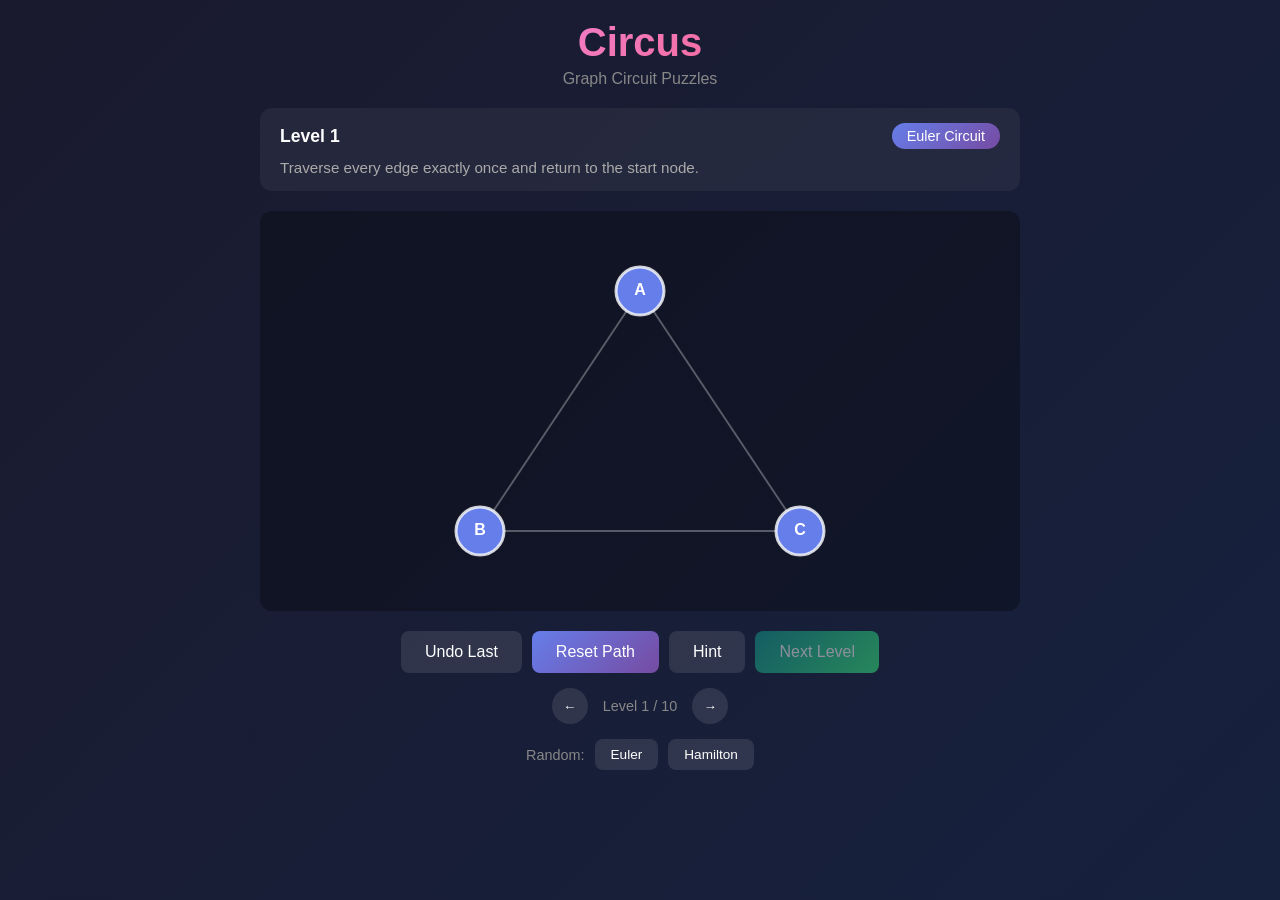
<file: index.html>
<!DOCTYPE html>
<html lang="en">
<head>
    <meta charset="UTF-8">
    <meta name="viewport" content="width=device-width, initial-scale=1.0">
    <title>Circus - Graph Circuit Puzzles</title>
    <link rel="stylesheet" href="style.css">
</head>
<body>
    <div class="container">
        <header>
            <h1>Circus</h1>
            <p class="subtitle">Graph Circuit Puzzles</p>
        </header>

        <div class="game-info">
            <div class="level-info">
                <span class="level-label">Level <span id="level-num">1</span></span>
                <span class="circuit-type" id="circuit-type">Euler Circuit</span>
            </div>
            <p class="instructions" id="instructions">Traverse every edge exactly once and return to the start node.</p>
        </div>

        <div class="canvas-container">
            <canvas id="game-canvas"></canvas>
        </div>

        <div class="controls">
            <button id="undo-btn" class="btn btn-secondary">Undo Last</button>
            <button id="reset-btn" class="btn">Reset Path</button>
            <button id="hint-btn" class="btn btn-secondary">Hint</button>
            <button id="next-btn" class="btn btn-success" disabled>Next Level</button>
        </div>

        <div class="level-select">
            <button id="prev-level" class="btn-small">&larr;</button>
            <span>Level <span id="level-display">1</span> / <span id="total-levels">1</span></span>
            <button id="next-level" class="btn-small">&rarr;</button>
        </div>

        <div class="random-controls">
            <span class="random-label">Random:</span>
            <button id="random-euler-btn" class="btn btn-random">Euler</button>
            <button id="random-hamilton-btn" class="btn btn-random">Hamilton</button>
        </div>

        <div id="message" class="message"></div>
    </div>

    <script type="module" src="js/main.js"></script>
</body>
</html>
</file>
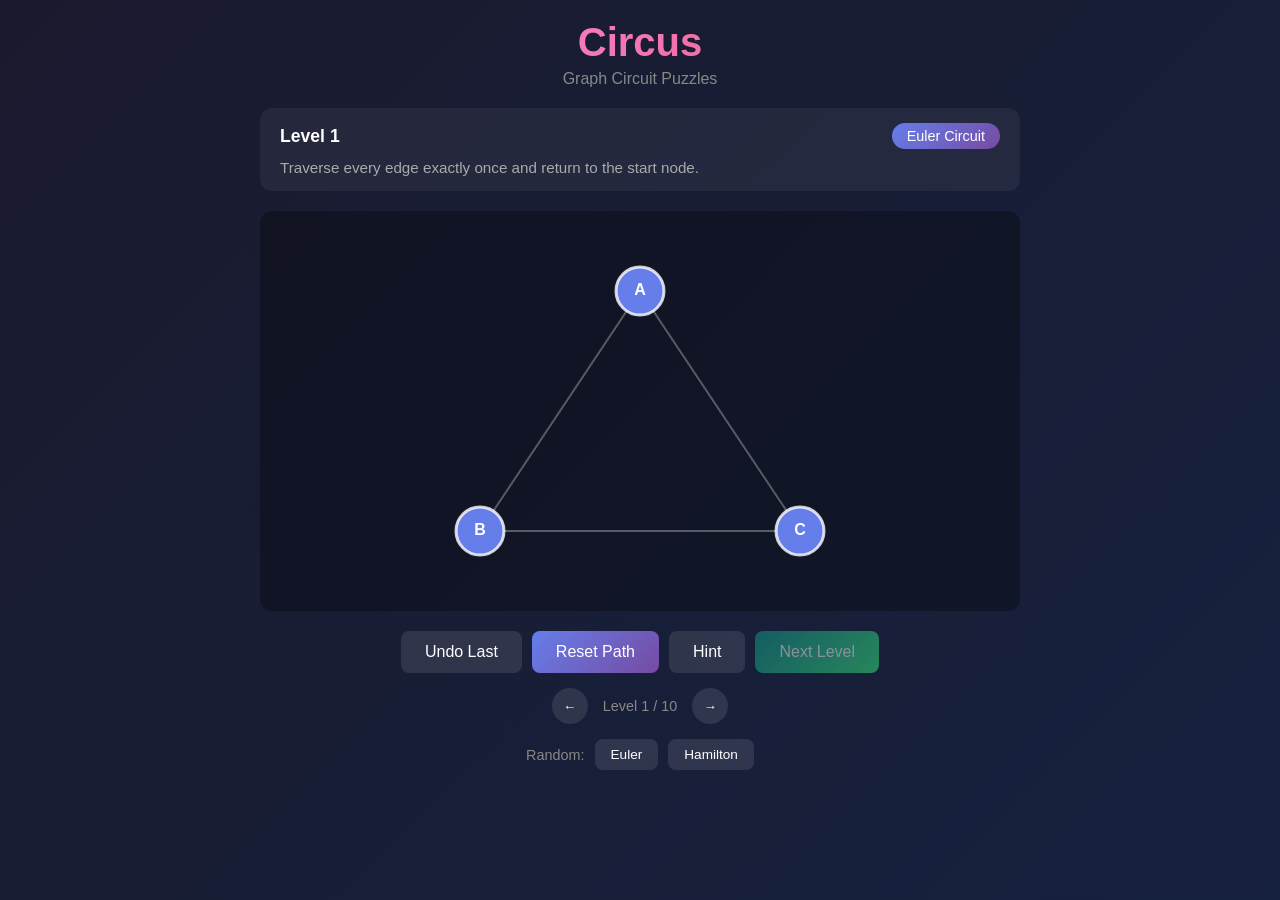
<file: circus-standalone.html>
<!DOCTYPE html>
<html lang="en">
<head>
    <meta charset="UTF-8">
    <meta name="viewport" content="width=device-width, initial-scale=1.0">
    <title>Circus - Graph Circuit Puzzles</title>
    <style>
* {
    margin: 0;
    padding: 0;
    box-sizing: border-box;
}

body {
    font-family: -apple-system, BlinkMacSystemFont, 'Segoe UI', Roboto, Oxygen, Ubuntu, sans-serif;
    background: linear-gradient(135deg, #1a1a2e 0%, #16213e 100%);
    min-height: 100vh;
    color: #fff;
}

.container {
    max-width: 800px;
    margin: 0 auto;
    padding: 20px;
}

header {
    text-align: center;
    margin-bottom: 20px;
}

header h1 {
    font-size: 2.5rem;
    font-weight: 700;
    background: linear-gradient(135deg, #f093fb 0%, #f5576c 100%);
    -webkit-background-clip: text;
    -webkit-text-fill-color: transparent;
    background-clip: text;
}

.subtitle {
    color: #888;
    font-size: 1rem;
    margin-top: 5px;
}

.game-info {
    background: rgba(255, 255, 255, 0.05);
    border-radius: 12px;
    padding: 15px 20px;
    margin-bottom: 20px;
}

.level-info {
    display: flex;
    justify-content: space-between;
    align-items: center;
    margin-bottom: 10px;
}

.level-label {
    font-size: 1.1rem;
    font-weight: 600;
}

.circuit-type {
    background: linear-gradient(135deg, #667eea 0%, #764ba2 100%);
    padding: 5px 15px;
    border-radius: 20px;
    font-size: 0.9rem;
    font-weight: 500;
}

.circuit-type.hamilton {
    background: linear-gradient(135deg, #f093fb 0%, #f5576c 100%);
}

.instructions {
    color: #aaa;
    font-size: 0.95rem;
}

.canvas-container {
    background: rgba(0, 0, 0, 0.3);
    border-radius: 12px;
    overflow: hidden;
    margin-bottom: 20px;
}

#game-canvas {
    display: block;
    width: 100%;
    height: 400px;
    cursor: pointer;
}

.controls {
    display: flex;
    gap: 10px;
    justify-content: center;
    margin-bottom: 15px;
}

.btn {
    background: linear-gradient(135deg, #667eea 0%, #764ba2 100%);
    border: none;
    color: #fff;
    padding: 12px 24px;
    border-radius: 8px;
    font-size: 1rem;
    font-weight: 500;
    cursor: pointer;
    transition: transform 0.2s, opacity 0.2s;
}

.btn:hover {
    transform: translateY(-2px);
}

.btn:active {
    transform: translateY(0);
}

.btn:disabled {
    opacity: 0.5;
    cursor: not-allowed;
    transform: none;
}

.btn-secondary {
    background: rgba(255, 255, 255, 0.1);
}

.btn-success {
    background: linear-gradient(135deg, #11998e 0%, #38ef7d 100%);
}

.level-select {
    display: flex;
    justify-content: center;
    align-items: center;
    gap: 15px;
    color: #888;
    font-size: 0.9rem;
}

.btn-small {
    background: rgba(255, 255, 255, 0.1);
    border: none;
    color: #fff;
    width: 36px;
    height: 36px;
    border-radius: 50%;
    cursor: pointer;
    transition: background 0.2s;
}

.btn-small:hover {
    background: rgba(255, 255, 255, 0.2);
}

.random-controls {
    display: flex;
    justify-content: center;
    align-items: center;
    gap: 10px;
    margin-top: 15px;
}

.random-label {
    color: #888;
    font-size: 0.9rem;
}

.btn-random {
    background: rgba(255, 255, 255, 0.1);
    padding: 8px 16px;
    font-size: 0.85rem;
}

.btn-random:hover {
    background: rgba(255, 255, 255, 0.2);
}

.message {
    text-align: center;
    padding: 15px;
    border-radius: 8px;
    margin-top: 15px;
    font-weight: 500;
    opacity: 0;
    transition: opacity 0.3s;
}

.message.show {
    opacity: 1;
}

.message.success {
    background: rgba(56, 239, 125, 0.2);
    color: #38ef7d;
}

.message.error {
    background: rgba(245, 87, 108, 0.2);
    color: #f5576c;
}

.message.hint {
    background: rgba(102, 126, 234, 0.2);
    color: #667eea;
}

/* Responsive */
@media (max-width: 600px) {
    .container {
        padding: 15px;
    }

    header h1 {
        font-size: 2rem;
    }

    #game-canvas {
        height: 300px;
    }

    .controls {
        flex-wrap: wrap;
    }

    .btn {
        padding: 10px 20px;
        font-size: 0.9rem;
    }
}

    </style>
</head>
<body>
    <div class="container">
        <header>
            <h1>Circus</h1>
            <p class="subtitle">Graph Circuit Puzzles</p>
        </header>

        <div class="game-info">
            <div class="level-info">
                <span class="level-label">Level <span id="level-num">1</span></span>
                <span class="circuit-type" id="circuit-type">Euler Circuit</span>
            </div>
            <p class="instructions" id="instructions">Traverse every edge exactly once and return to the start node.</p>
        </div>

        <div class="canvas-container">
            <canvas id="game-canvas"></canvas>
        </div>

        <div class="controls">
            <button id="undo-btn" class="btn btn-secondary">Undo Last</button>
            <button id="reset-btn" class="btn">Reset Path</button>
            <button id="hint-btn" class="btn btn-secondary">Hint</button>
            <button id="next-btn" class="btn btn-success" disabled>Next Level</button>
        </div>

        <div class="level-select">
            <button id="prev-level" class="btn-small">&larr;</button>
            <span>Level <span id="level-display">1</span> / <span id="total-levels">1</span></span>
            <button id="next-level" class="btn-small">&rarr;</button>
        </div>

        <div class="random-controls">
            <span class="random-label">Random:</span>
            <button id="random-euler-btn" class="btn btn-random">Euler</button>
            <button id="random-hamilton-btn" class="btn btn-random">Hamilton</button>
        </div>

        <div id="message" class="message"></div>
    </div>

    <script>

// ============ GRAPH ============
/**
 * Graph data structure for circuit puzzles
 */
class Graph {
    constructor() {
        this.nodes = new Map(); // id -> {x, y, label}
        this.edges = [];        // [{from, to}]
        this.adjacency = new Map(); // id -> Set of neighbor ids
    }

    addNode(id, x, y, label = null) {
        this.nodes.set(id, { x, y, label: label || id.toString() });
        if (!this.adjacency.has(id)) {
            this.adjacency.set(id, new Set());
        }
        return this;
    }

    addEdge(from, to) {
        // Undirected graph - add both directions
        this.edges.push({ from, to });
        this.adjacency.get(from).add(to);
        this.adjacency.get(to).add(from);
        return this;
    }

    getNeighbors(nodeId) {
        return this.adjacency.get(nodeId) || new Set();
    }

    getDegree(nodeId) {
        return this.getNeighbors(nodeId).size;
    }

    getNodeCount() {
        return this.nodes.size;
    }

    getEdgeCount() {
        return this.edges.length;
    }

    /**
     * Check if an Euler circuit exists.
     * An Euler circuit exists iff the graph is connected and every vertex has even degree.
     */
    hasEulerCircuit() {
        if (!this.isConnected()) return false;

        for (const [nodeId] of this.nodes) {
            if (this.getDegree(nodeId) % 2 !== 0) {
                return false;
            }
        }
        return true;
    }

    /**
     * Check if a Hamilton circuit exists using backtracking.
     * NP-complete problem - only feasible for small graphs (≤12 nodes).
     * @param {number} maxNodes - Maximum nodes to attempt (default 12)
     * @returns {boolean} true if a Hamilton circuit exists
     */
    hasHamiltonCircuit(maxNodes = 12) {
        if (this.nodes.size === 0) return false;
        if (this.nodes.size === 1) return true; // Single node trivially has a circuit
        if (this.nodes.size > maxNodes) {
            console.warn(`Graph has ${this.nodes.size} nodes, exceeding limit of ${maxNodes}. Skipping Hamilton check.`);
            return false;
        }

        const nodeIds = Array.from(this.nodes.keys());
        const startNode = nodeIds[0];
        const visited = new Set([startNode]);

        const backtrack = (current, visited) => {
            // If we've visited all nodes, check if we can return to start
            if (visited.size === this.nodes.size) {
                return this.hasEdge(current, startNode);
            }

            // Try each unvisited neighbor
            for (const neighbor of this.getNeighbors(current)) {
                if (!visited.has(neighbor)) {
                    visited.add(neighbor);
                    if (backtrack(neighbor, visited)) {
                        return true;
                    }
                    visited.delete(neighbor);
                }
            }

            return false;
        };

        return backtrack(startNode, visited);
    }

    /**
     * Check if graph is connected using BFS
     */
    isConnected() {
        if (this.nodes.size === 0) return true;

        const visited = new Set();
        const queue = [this.nodes.keys().next().value];

        while (queue.length > 0) {
            const current = queue.shift();
            if (visited.has(current)) continue;
            visited.add(current);

            for (const neighbor of this.getNeighbors(current)) {
                if (!visited.has(neighbor)) {
                    queue.push(neighbor);
                }
            }
        }

        return visited.size === this.nodes.size;
    }

    /**
     * Validate if a path is a valid Euler circuit
     */
    isValidEulerCircuit(path) {
        if (path.length !== this.edges.length + 1) return false;
        if (path[0] !== path[path.length - 1]) return false;

        // Track edge usage
        const edgeUsage = new Map();
        for (const edge of this.edges) {
            const key = this.edgeKey(edge.from, edge.to);
            edgeUsage.set(key, (edgeUsage.get(key) || 0) + 1);
        }

        // Check each step uses a valid edge exactly once
        for (let i = 0; i < path.length - 1; i++) {
            const key = this.edgeKey(path[i], path[i + 1]);
            const count = edgeUsage.get(key) || 0;
            if (count <= 0) return false;
            edgeUsage.set(key, count - 1);
        }

        // All edges should be used
        for (const count of edgeUsage.values()) {
            if (count !== 0) return false;
        }

        return true;
    }

    /**
     * Validate if a path is a valid Hamilton circuit
     */
    isValidHamiltonCircuit(path) {
        if (path.length !== this.nodes.size + 1) return false;
        if (path[0] !== path[path.length - 1]) return false;

        // Check all nodes visited exactly once (except start/end)
        const visited = new Set();
        for (let i = 0; i < path.length - 1; i++) {
            if (visited.has(path[i])) return false;
            visited.add(path[i]);
        }

        if (visited.size !== this.nodes.size) return false;

        // Check all edges in path are valid
        for (let i = 0; i < path.length - 1; i++) {
            if (!this.getNeighbors(path[i]).has(path[i + 1])) {
                return false;
            }
        }

        return true;
    }

    /**
     * Create a unique key for an edge (order-independent)
     */
    edgeKey(a, b) {
        return a < b ? `${a}-${b}` : `${b}-${a}`;
    }

    /**
     * Check if two nodes are connected by an edge
     */
    hasEdge(from, to) {
        return this.getNeighbors(from).has(to);
    }

    /**
     * Get all edges from a node
     */
    getEdgesFrom(nodeId) {
        return this.edges.filter(e => e.from === nodeId || e.to === nodeId);
    }
}

/**
 * Create a graph from a level definition
 */
function createGraphFromLevel(level) {
    const graph = new Graph();

    for (const node of level.nodes) {
        graph.addNode(node.id, node.x, node.y, node.label);
    }

    for (const edge of level.edges) {
        graph.addEdge(edge[0], edge[1]);
    }

    return graph;
}

// ============ LEVELS ============
/**
 * Level definitions for circuit puzzles
 *
 * Each level has:
 * - id: unique identifier
 * - name: display name
 * - type: 'euler' or 'hamilton'
 * - nodes: array of {id, x, y, label?}
 * - edges: array of [fromId, toId]
 */

const levels = [
    // === EULER CIRCUITS ===
    {
        id: 1,
        name: "Triangle",
        type: "euler",
        description: "A simple triangle - the easiest Euler circuit.",
        nodes: [
            { id: 0, x: 2, y: 0, label: "A" },
            { id: 1, x: 0, y: 3, label: "B" },
            { id: 2, x: 4, y: 3, label: "C" }
        ],
        edges: [
            [0, 1], [1, 2], [2, 0]
        ]
    },
    {
        id: 2,
        name: "Square",
        type: "euler",
        description: "A square has 4 vertices of degree 2.",
        nodes: [
            { id: 0, x: 0, y: 0, label: "A" },
            { id: 1, x: 3, y: 0, label: "B" },
            { id: 2, x: 3, y: 3, label: "C" },
            { id: 3, x: 0, y: 3, label: "D" }
        ],
        edges: [
            [0, 1], [1, 2], [2, 3], [3, 0]
        ]
    },
    {
        id: 3,
        name: "Bowtie",
        type: "euler",
        description: "Two triangles sharing a vertex. The center has degree 4.",
        nodes: [
            { id: 0, x: 0, y: 1, label: "A" },
            { id: 1, x: 0, y: 3, label: "B" },
            { id: 2, x: 2, y: 2, label: "C" },
            { id: 3, x: 4, y: 1, label: "D" },
            { id: 4, x: 4, y: 3, label: "E" }
        ],
        edges: [
            [0, 1], [1, 2], [2, 0],
            [2, 3], [3, 4], [4, 2]
        ]
    },
    {
        id: 4,
        name: "Crystal",
        type: "euler",
        description: "A triangular prism with face diagonals. All vertices have degree 4.",
        nodes: [
            { id: 0, x: 1, y: 0, label: "A" },
            { id: 1, x: 3, y: 0, label: "B" },
            { id: 2, x: 2, y: 1.5, label: "C" },
            { id: 3, x: 1, y: 3.5, label: "D" },
            { id: 4, x: 3, y: 3.5, label: "E" },
            { id: 5, x: 2, y: 2, label: "F" }
        ],
        edges: [
            // Top triangle
            [0, 1], [1, 2], [2, 0],
            // Bottom triangle
            [3, 4], [4, 5], [5, 3],
            // Vertical edges
            [0, 3], [1, 4], [2, 5],
            // Face diagonals (to make all degrees 4)
            [0, 4], [1, 5], [2, 3]
        ]
    },
    {
        id: 5,
        name: "Complete K5",
        type: "euler",
        description: "Complete graph on 5 vertices. Every vertex has degree 4.",
        nodes: [
            { id: 0, x: 2, y: 0, label: "A" },
            { id: 1, x: 4, y: 1.5, label: "B" },
            { id: 2, x: 3.2, y: 3.5, label: "C" },
            { id: 3, x: 0.8, y: 3.5, label: "D" },
            { id: 4, x: 0, y: 1.5, label: "E" }
        ],
        edges: [
            [0, 1], [0, 2], [0, 3], [0, 4],
            [1, 2], [1, 3], [1, 4],
            [2, 3], [2, 4],
            [3, 4]
        ]
    },

    // === HAMILTON CIRCUITS ===
    {
        id: 6,
        name: "Simple Square",
        type: "hamilton",
        description: "Visit every vertex exactly once and return home.",
        nodes: [
            { id: 0, x: 0, y: 0, label: "A" },
            { id: 1, x: 3, y: 0, label: "B" },
            { id: 2, x: 3, y: 3, label: "C" },
            { id: 3, x: 0, y: 3, label: "D" }
        ],
        edges: [
            [0, 1], [1, 2], [2, 3], [3, 0]
        ]
    },
    {
        id: 7,
        name: "Pentagon",
        type: "hamilton",
        description: "A 5-vertex cycle - find the Hamilton circuit.",
        nodes: [
            { id: 0, x: 2, y: 0, label: "A" },
            { id: 1, x: 4, y: 1.5, label: "B" },
            { id: 2, x: 3.2, y: 3.5, label: "C" },
            { id: 3, x: 0.8, y: 3.5, label: "D" },
            { id: 4, x: 0, y: 1.5, label: "E" }
        ],
        edges: [
            [0, 1], [1, 2], [2, 3], [3, 4], [4, 0]
        ]
    },
    {
        id: 8,
        name: "Petersen's Challenge",
        type: "hamilton",
        description: "A graph with extra edges. Find the right path!",
        nodes: [
            { id: 0, x: 0, y: 0, label: "A" },
            { id: 1, x: 3, y: 0, label: "B" },
            { id: 2, x: 4, y: 2, label: "C" },
            { id: 3, x: 1.5, y: 4, label: "D" },
            { id: 4, x: -1, y: 2, label: "E" }
        ],
        edges: [
            [0, 1], [1, 2], [2, 3], [3, 4], [4, 0],
            [0, 2], [1, 3]
        ]
    },
    {
        id: 9,
        name: "Hexagon Plus",
        type: "hamilton",
        description: "Six vertices with some diagonals. Multiple solutions exist!",
        nodes: [
            { id: 0, x: 1, y: 0, label: "A" },
            { id: 1, x: 3, y: 0, label: "B" },
            { id: 2, x: 4, y: 1.7, label: "C" },
            { id: 3, x: 3, y: 3.4, label: "D" },
            { id: 4, x: 1, y: 3.4, label: "E" },
            { id: 5, x: 0, y: 1.7, label: "F" }
        ],
        edges: [
            [0, 1], [1, 2], [2, 3], [3, 4], [4, 5], [5, 0],
            [0, 3], [1, 4], [2, 5]
        ]
    },
    {
        id: 10,
        name: "The Cube",
        type: "hamilton",
        description: "Vertices and edges of a cube. Find the Hamilton circuit.",
        nodes: [
            { id: 0, x: 0, y: 1, label: "A" },
            { id: 1, x: 3, y: 1, label: "B" },
            { id: 2, x: 3, y: 3.5, label: "C" },
            { id: 3, x: 0, y: 3.5, label: "D" },
            { id: 4, x: 1, y: 0, label: "E" },
            { id: 5, x: 4, y: 0, label: "F" },
            { id: 6, x: 4, y: 2.5, label: "G" },
            { id: 7, x: 1, y: 2.5, label: "H" }
        ],
        edges: [
            // Front face
            [0, 1], [1, 2], [2, 3], [3, 0],
            // Back face
            [4, 5], [5, 6], [6, 7], [7, 4],
            // Connecting edges
            [0, 4], [1, 5], [2, 6], [3, 7]
        ]
    }
];

function getLevelById(id) {
    return levels.find(l => l.id === id);
}

function getNextLevel(currentId) {
    const idx = levels.findIndex(l => l.id === currentId);
    if (idx >= 0 && idx < levels.length - 1) {
        return levels[idx + 1];
    }
    return null;
}

function getPrevLevel(currentId) {
    const idx = levels.findIndex(l => l.id === currentId);
    if (idx > 0) {
        return levels[idx - 1];
    }
    return null;
}

// ============ VALIDATOR ============
/**
 * Puzzle validator module
 * Verifies that puzzles are solvable before presenting them to players.
 */


/**
 * Validate a single level definition
 * @param {Object} level - Level definition with nodes, edges, and type
 * @returns {Object} Validation result with valid flag and details
 */
function validateLevel(level) {
    const result = {
        valid: false,
        levelId: level.id,
        levelName: level.name,
        type: level.type,
        nodeCount: level.nodes.length,
        edgeCount: level.edges.length,
        errors: [],
        warnings: []
    };

    // Basic structure validation
    if (!level.nodes || level.nodes.length === 0) {
        result.errors.push('Level has no nodes');
        return result;
    }

    if (!level.edges || level.edges.length === 0) {
        result.errors.push('Level has no edges');
        return result;
    }

    if (!level.type || !['euler', 'hamilton'].includes(level.type)) {
        result.errors.push(`Invalid level type: ${level.type}`);
        return result;
    }

    // Create graph from level
    const graph = createGraphFromLevel(level);

    // Check connectivity
    if (!graph.isConnected()) {
        result.errors.push('Graph is not connected');
        return result;
    }

    // Type-specific validation
    if (level.type === 'euler') {
        const eulerResult = validateEulerLevel(graph, result);
        return eulerResult;
    } else {
        const hamiltonResult = validateHamiltonLevel(graph, result);
        return hamiltonResult;
    }
}

/**
 * Validate an Euler circuit level
 */
function validateEulerLevel(graph, result) {
    // Check that every vertex has even degree
    const oddDegreeNodes = [];
    for (const [nodeId] of graph.nodes) {
        const degree = graph.getDegree(nodeId);
        if (degree % 2 !== 0) {
            const nodeData = graph.nodes.get(nodeId);
            oddDegreeNodes.push(`${nodeData.label} (degree ${degree})`);
        }
    }

    if (oddDegreeNodes.length > 0) {
        result.errors.push(`Euler circuit impossible: nodes with odd degree: ${oddDegreeNodes.join(', ')}`);
        return result;
    }

    // Double-check with the graph method
    if (!graph.hasEulerCircuit()) {
        result.errors.push('Euler circuit check failed');
        return result;
    }

    result.valid = true;
    return result;
}

/**
 * Validate a Hamilton circuit level
 */
function validateHamiltonLevel(graph, result) {
    // Warn for large graphs
    if (graph.nodes.size > 12) {
        result.warnings.push(`Large graph (${graph.nodes.size} nodes) - Hamilton validation may be slow`);
    }

    // Check if Hamilton circuit exists
    if (!graph.hasHamiltonCircuit()) {
        result.errors.push('No Hamilton circuit exists');
        return result;
    }

    result.valid = true;
    return result;
}

/**
 * Validate all levels in an array
 * @param {Array} levels - Array of level definitions
 * @returns {Object} Summary with results for each level
 */
function validateAllLevels(levels) {
    const results = {
        total: levels.length,
        valid: 0,
        invalid: 0,
        levels: []
    };

    for (const level of levels) {
        const levelResult = validateLevel(level);
        results.levels.push(levelResult);

        if (levelResult.valid) {
            results.valid++;
        } else {
            results.invalid++;
        }
    }

    return results;
}

/**
 * Print validation results to console
 * @param {Object} results - Results from validateAllLevels
 */
function printValidationReport(results) {
    console.log('\n=== Puzzle Validation Report ===\n');
    console.log(`Total levels: ${results.total}`);
    console.log(`Valid: ${results.valid}`);
    console.log(`Invalid: ${results.invalid}`);
    console.log('');

    for (const level of results.levels) {
        const status = level.valid ? '✓' : '✗';
        console.log(`${status} Level ${level.levelId}: ${level.levelName} (${level.type})`);
        console.log(`  Nodes: ${level.nodeCount}, Edges: ${level.edgeCount}`);

        if (level.warnings.length > 0) {
            for (const warning of level.warnings) {
                console.log(`  ⚠ ${warning}`);
            }
        }

        if (level.errors.length > 0) {
            for (const error of level.errors) {
                console.log(`  ✗ ${error}`);
            }
        }
    }

    console.log('\n================================\n');
}

/**
 * Quick check if a level is solvable (convenience function)
 * @param {Object} level - Level definition
 * @returns {boolean} true if solvable
 */
function isLevelSolvable(level) {
    return validateLevel(level).valid;
}

// ============ GENERATOR ============
/**
 * Random puzzle generator
 * Generates solvable Euler and Hamilton circuit puzzles
 */



/**
 * Layout generators for varied puzzle shapes
 */
const layouts = {
    /**
     * Circular layout - nodes evenly spaced on a circle
     */
    circular(count, width, height) {
        const nodes = [];
        const centerX = width / 2;
        const centerY = height / 2;
        const radius = Math.min(width, height) / 2 * 0.8;

        for (let i = 0; i < count; i++) {
            const angle = (2 * Math.PI * i) / count - Math.PI / 2;
            nodes.push({
                x: centerX + radius * Math.cos(angle),
                y: centerY + radius * Math.sin(angle)
            });
        }
        return nodes;
    },

    /**
     * Grid layout - rectangular arrangement
     */
    grid(count, width, height) {
        const cols = Math.ceil(Math.sqrt(count));
        const rows = Math.ceil(count / cols);
        const cellW = width / (cols + 1);
        const cellH = height / (rows + 1);
        const nodes = [];

        for (let i = 0; i < count; i++) {
            const col = i % cols;
            const row = Math.floor(i / cols);
            nodes.push({
                x: cellW * (col + 1),
                y: cellH * (row + 1)
            });
        }
        return nodes;
    },

    /**
     * Two rows layout - nodes split between top and bottom
     */
    twoRows(count, width, height) {
        const topCount = Math.ceil(count / 2);
        const bottomCount = count - topCount;
        const nodes = [];

        for (let i = 0; i < topCount; i++) {
            nodes.push({
                x: width * (i + 1) / (topCount + 1),
                y: height * 0.25
            });
        }
        for (let i = 0; i < bottomCount; i++) {
            nodes.push({
                x: width * (i + 1) / (bottomCount + 1),
                y: height * 0.75
            });
        }
        return nodes;
    },

    /**
     * Diamond layout - rhombus shape
     */
    diamond(count, width, height) {
        const nodes = [];
        const centerX = width / 2;
        const centerY = height / 2;
        const radiusX = width * 0.4;
        const radiusY = height * 0.4;

        for (let i = 0; i < count; i++) {
            const angle = (2 * Math.PI * i) / count - Math.PI / 2;
            // Diamond shape using abs functions
            const t = angle;
            const cos = Math.cos(t);
            const sin = Math.sin(t);
            const r = 1 / (Math.abs(cos) + Math.abs(sin));
            nodes.push({
                x: centerX + radiusX * r * cos,
                y: centerY + radiusY * r * sin
            });
        }
        return nodes;
    },

    /**
     * Random scattered layout with minimum distance between nodes
     */
    scattered(count, width, height) {
        const nodes = [];
        const padding = 0.4;
        const minDist = Math.min(width, height) / (count * 0.6);

        for (let i = 0; i < count; i++) {
            let x, y, valid;
            let attempts = 0;

            do {
                x = padding + Math.random() * (width - padding * 2);
                y = padding + Math.random() * (height - padding * 2);
                valid = true;

                for (const node of nodes) {
                    const dist = Math.sqrt((x - node.x) ** 2 + (y - node.y) ** 2);
                    if (dist < minDist) {
                        valid = false;
                        break;
                    }
                }
                attempts++;
            } while (!valid && attempts < 100);

            nodes.push({ x, y });
        }
        return nodes;
    },

    /**
     * Star layout - center node with others around it
     */
    star(count, width, height) {
        if (count < 4) return layouts.circular(count, width, height);

        const nodes = [];
        const centerX = width / 2;
        const centerY = height / 2;

        // Center node
        nodes.push({ x: centerX, y: centerY });

        // Outer ring
        const radius = Math.min(width, height) * 0.4;
        for (let i = 1; i < count; i++) {
            const angle = (2 * Math.PI * (i - 1)) / (count - 1) - Math.PI / 2;
            nodes.push({
                x: centerX + radius * Math.cos(angle),
                y: centerY + radius * Math.sin(angle)
            });
        }
        return nodes;
    },

    /**
     * Hourglass layout - two triangles meeting at center
     */
    hourglass(count, width, height) {
        if (count < 5) return layouts.diamond(count, width, height);

        const nodes = [];
        const topCount = Math.floor((count - 1) / 2);
        const bottomCount = count - 1 - topCount;

        // Center node
        nodes.push({ x: width / 2, y: height / 2 });

        // Top triangle
        for (let i = 0; i < topCount; i++) {
            const spread = (i + 1) / (topCount + 1);
            nodes.push({
                x: width * (0.2 + 0.6 * spread),
                y: height * 0.15
            });
        }

        // Bottom triangle
        for (let i = 0; i < bottomCount; i++) {
            const spread = (i + 1) / (bottomCount + 1);
            nodes.push({
                x: width * (0.2 + 0.6 * spread),
                y: height * 0.85
            });
        }
        return nodes;
    },

    /**
     * Bipartite layout - two columns
     */
    bipartite(count, width, height) {
        const leftCount = Math.ceil(count / 2);
        const rightCount = count - leftCount;
        const nodes = [];

        for (let i = 0; i < leftCount; i++) {
            nodes.push({
                x: width * 0.25,
                y: height * (i + 1) / (leftCount + 1)
            });
        }
        for (let i = 0; i < rightCount; i++) {
            nodes.push({
                x: width * 0.75,
                y: height * (i + 1) / (rightCount + 1)
            });
        }
        return nodes;
    }
};

/**
 * Generate random node positions using a randomly selected layout
 * @param {number} count - Number of nodes
 * @param {number} width - Canvas logical width
 * @param {number} height - Canvas logical height
 * @returns {Array} Array of {id, x, y, label} objects
 */
function generateNodePositions(count, width = 4, height = 4) {
    const layoutNames = Object.keys(layouts);
    const layoutName = layoutNames[Math.floor(Math.random() * layoutNames.length)];
    const positions = layouts[layoutName](count, width, height);

    // Shuffle positions so the Hamilton cycle isn't visually obvious
    shuffleArray(positions);

    // Assign IDs and labels
    return positions.map((pos, i) => ({
        id: i,
        x: pos.x,
        y: pos.y,
        label: String.fromCharCode(65 + i) // A, B, C, ...
    }));
}

/**
 * Fisher-Yates shuffle
 */
function shuffleArray(array) {
    for (let i = array.length - 1; i > 0; i--) {
        const j = Math.floor(Math.random() * (i + 1));
        [array[i], array[j]] = [array[j], array[i]];
    }
    return array;
}

/**
 * Generate a random Hamilton circuit puzzle
 * Strategy: Create a cycle through all vertices (guaranteed Hamilton circuit),
 * then add random extra edges for difficulty.
 *
 * @param {number} nodeCount - Number of nodes (4-12 recommended)
 * @param {number} extraEdges - Number of additional edges to add
 * @returns {Object} Level definition
 */
function generateHamiltonPuzzle(nodeCount = 6, extraEdges = 3) {
    nodeCount = Math.max(4, Math.min(12, nodeCount));

    const nodes = generateNodePositions(nodeCount);
    const edges = [];

    // Create base cycle: 0 -> 1 -> 2 -> ... -> (n-1) -> 0
    // This guarantees a Hamilton circuit exists
    for (let i = 0; i < nodeCount; i++) {
        edges.push([i, (i + 1) % nodeCount]);
    }

    // Track existing edges to avoid duplicates
    const edgeSet = new Set(edges.map(e => edgeKey(e[0], e[1])));

    // Add random extra edges for difficulty
    let attempts = 0;
    let added = 0;
    const maxAttempts = extraEdges * 10;

    while (added < extraEdges && attempts < maxAttempts) {
        const a = Math.floor(Math.random() * nodeCount);
        const b = Math.floor(Math.random() * nodeCount);

        if (a !== b) {
            const key = edgeKey(a, b);
            if (!edgeSet.has(key)) {
                edges.push([a, b]);
                edgeSet.add(key);
                added++;
            }
        }
        attempts++;
    }

    const level = {
        id: 'random',
        name: 'Random Hamilton',
        type: 'hamilton',
        description: `Random ${nodeCount}-node Hamilton circuit puzzle.`,
        nodes,
        edges
    };

    // Validate (should always pass for this generation strategy)
    const result = validateLevel(level);
    if (!result.valid) {
        console.error('Generated invalid Hamilton puzzle:', result.errors);
        // Retry with no extra edges as fallback
        return generateHamiltonPuzzle(nodeCount, 0);
    }

    return level;
}

/**
 * Generate a random Euler circuit puzzle
 * Strategy: Start with a base cycle, then add edges while maintaining
 * even degree for all vertices.
 *
 * @param {number} nodeCount - Number of nodes (4-12 recommended)
 * @param {number} extraEdgePairs - Number of additional edge pairs to add
 * @returns {Object} Level definition
 */
function generateEulerPuzzle(nodeCount = 5, extraEdgePairs = 2) {
    nodeCount = Math.max(3, Math.min(12, nodeCount));

    const nodes = generateNodePositions(nodeCount);
    const edges = [];

    // Create base cycle (all vertices have degree 2 = even)
    for (let i = 0; i < nodeCount; i++) {
        edges.push([i, (i + 1) % nodeCount]);
    }

    const edgeSet = new Set(edges.map(e => edgeKey(e[0], e[1])));

    // Add extra edges while maintaining even degree
    // When we add an edge, both endpoints get +1 degree
    // To keep degrees even, we add edges in "balancing pairs"
    // Method: Add two edges that share a common vertex
    // e.g., add (A-B) and (A-C), now A has +2 degree (still even)
    // and B, C each have +1... so we need to connect B-C too
    // Better method: Add triangles (3 edges, each vertex +2 degree)

    let attempts = 0;
    let added = 0;
    const maxAttempts = extraEdgePairs * 20;

    while (added < extraEdgePairs && attempts < maxAttempts) {
        // Try to add a pair of edges forming a path: a-b-c
        // This gives a +1, b +2, c +1
        // Then add a-c to give a +1, c +1 (now all even again)
        // Net effect: adds triangle a-b-c if none of those edges exist

        const a = Math.floor(Math.random() * nodeCount);
        let b = Math.floor(Math.random() * nodeCount);
        let c = Math.floor(Math.random() * nodeCount);

        // Ensure distinct vertices
        while (b === a) b = Math.floor(Math.random() * nodeCount);
        while (c === a || c === b) c = Math.floor(Math.random() * nodeCount);

        const keyAB = edgeKey(a, b);
        const keyBC = edgeKey(b, c);
        const keyAC = edgeKey(a, c);

        // Check if we can add at least 2 edges of the triangle
        const canAddAB = !edgeSet.has(keyAB);
        const canAddBC = !edgeSet.has(keyBC);
        const canAddAC = !edgeSet.has(keyAC);

        // We need to add edges in pairs to maintain even degree
        // Try to add a complete triangle
        if (canAddAB && canAddBC && canAddAC) {
            edges.push([a, b], [b, c], [a, c]);
            edgeSet.add(keyAB);
            edgeSet.add(keyBC);
            edgeSet.add(keyAC);
            added++;
        }
        // Or add just two edges sharing a vertex (forms a path that closes existing structure)
        else if (canAddAB && canAddAC) {
            edges.push([a, b], [a, c]);
            edgeSet.add(keyAB);
            edgeSet.add(keyAC);
            // b and c now have odd degree - need to connect them if possible
            if (!edgeSet.has(keyBC)) {
                edges.push([b, c]);
                edgeSet.add(keyBC);
            }
            added++;
        }

        attempts++;
    }

    const level = {
        id: 'random',
        name: 'Random Euler',
        type: 'euler',
        description: `Random ${nodeCount}-node Euler circuit puzzle.`,
        nodes,
        edges
    };

    // Validate and fix if needed
    const result = validateLevel(level);
    if (!result.valid) {
        console.warn('Generated Euler puzzle needs fixing:', result.errors);
        // Use the fix function
        return fixEulerPuzzle(level);
    }

    return level;
}

/**
 * Fix an Euler puzzle by adding edges between odd-degree vertices
 * @param {Object} level - Level definition that may have odd-degree vertices
 * @returns {Object} Fixed level definition
 */
function fixEulerPuzzle(level) {
    const graph = new Graph();

    for (const node of level.nodes) {
        graph.addNode(node.id, node.x, node.y, node.label);
    }
    for (const edge of level.edges) {
        graph.addEdge(edge[0], edge[1]);
    }

    const edges = [...level.edges];
    const edgeSet = new Set(edges.map(e => edgeKey(e[0], e[1])));

    // Find odd-degree vertices
    let oddVertices = [];
    for (const [nodeId] of graph.nodes) {
        if (graph.getDegree(nodeId) % 2 !== 0) {
            oddVertices.push(nodeId);
        }
    }

    // Pair up odd vertices and add edges
    while (oddVertices.length >= 2) {
        const a = oddVertices.pop();
        const b = oddVertices.pop();

        const key = edgeKey(a, b);
        if (!edgeSet.has(key)) {
            edges.push([a, b]);
            edgeSet.add(key);
            graph.addEdge(a, b);
        } else {
            // Edge already exists, find another vertex to bridge through
            for (let i = 0; i < level.nodes.length; i++) {
                if (i !== a && i !== b) {
                    const keyAI = edgeKey(a, i);
                    const keyBI = edgeKey(b, i);
                    if (!edgeSet.has(keyAI) && !edgeSet.has(keyBI)) {
                        edges.push([a, i], [b, i]);
                        edgeSet.add(keyAI);
                        edgeSet.add(keyBI);
                        graph.addEdge(a, i);
                        graph.addEdge(b, i);
                        // i now has +2 degree, still even if it was even
                        // a and b each have +1, so now even
                        break;
                    }
                }
            }
        }
    }

    const fixedLevel = {
        ...level,
        edges
    };

    // Validate again
    const result = validateLevel(fixedLevel);
    if (!result.valid) {
        // Last resort: return a simple cycle
        console.error('Could not fix Euler puzzle, returning simple cycle');
        return generateEulerPuzzle(level.nodes.length, 0);
    }

    return fixedLevel;
}

/**
 * Create a unique key for an edge (order-independent)
 */
function edgeKey(a, b) {
    return a < b ? `${a}-${b}` : `${b}-${a}`;
}

/**
 * Generate a puzzle of specified type and difficulty
 * @param {string} type - 'euler' or 'hamilton'
 * @param {string} difficulty - 'easy', 'medium', or 'hard'
 * @returns {Object} Level definition
 */
function generatePuzzle(type, difficulty = 'medium') {
    const sizes = {
        easy: { nodes: 4, extra: 1 },
        medium: { nodes: 6, extra: 2 },
        hard: { nodes: 9, extra: 4 }
    };

    const config = sizes[difficulty] || sizes.medium;

    if (type === 'euler') {
        return generateEulerPuzzle(config.nodes, config.extra);
    } else {
        return generateHamiltonPuzzle(config.nodes, config.extra);
    }
}

// ============ RENDERER ============
/**
 * Canvas renderer for graph visualization
 */
class Renderer {
    constructor(canvas) {
        this.canvas = canvas;
        this.ctx = canvas.getContext('2d');
        this.scale = 1;
        this.offsetX = 0;
        this.offsetY = 0;

        // Visual settings
        this.nodeRadius = 24;
        this.colors = {
            node: '#667eea',
            nodeStroke: '#764ba2',
            nodeHover: '#f093fb',
            nodeStart: '#38ef7d',
            nodeCurrent: '#f5576c',
            edge: 'rgba(255, 255, 255, 0.3)',
            edgeUsed: '#667eea',
            edgeHover: 'rgba(255, 255, 255, 0.5)',
            pathLine: '#f5576c',
            text: '#fff'
        };

        this.resize();
        window.addEventListener('resize', () => this.resize());
    }

    resize() {
        const rect = this.canvas.getBoundingClientRect();
        const dpr = window.devicePixelRatio || 1;

        this.canvas.width = rect.width * dpr;
        this.canvas.height = rect.height * dpr;

        this.ctx.scale(dpr, dpr);

        this.width = rect.width;
        this.height = rect.height;
    }

    /**
     * Main render function
     */
    render(graph, gameState) {
        this.ctx.clearRect(0, 0, this.width, this.height);

        if (!graph) return;

        // Calculate transform to fit graph in canvas
        this.calculateTransform(graph);

        // Draw edges first (below nodes)
        this.drawEdges(graph, gameState);

        // Draw the player's current path
        this.drawPath(graph, gameState);

        // Draw nodes on top
        this.drawNodes(graph, gameState);
    }

    calculateTransform(graph) {
        if (graph.nodes.size === 0) return;

        let minX = Infinity, maxX = -Infinity;
        let minY = Infinity, maxY = -Infinity;

        for (const [, node] of graph.nodes) {
            minX = Math.min(minX, node.x);
            maxX = Math.max(maxX, node.x);
            minY = Math.min(minY, node.y);
            maxY = Math.max(maxY, node.y);
        }

        const padding = 60;
        const graphWidth = maxX - minX || 1;
        const graphHeight = maxY - minY || 1;

        const scaleX = (this.width - padding * 2) / graphWidth;
        const scaleY = (this.height - padding * 2) / graphHeight;
        this.scale = Math.min(scaleX, scaleY, 80); // Cap scale

        this.offsetX = (this.width - graphWidth * this.scale) / 2 - minX * this.scale;
        this.offsetY = (this.height - graphHeight * this.scale) / 2 - minY * this.scale;
    }

    transformPoint(x, y) {
        return {
            x: x * this.scale + this.offsetX,
            y: y * this.scale + this.offsetY
        };
    }

    inverseTransformPoint(screenX, screenY) {
        return {
            x: (screenX - this.offsetX) / this.scale,
            y: (screenY - this.offsetY) / this.scale
        };
    }

    drawEdges(graph, gameState) {
        const ctx = this.ctx;

        for (const edge of graph.edges) {
            const fromNode = graph.nodes.get(edge.from);
            const toNode = graph.nodes.get(edge.to);
            const from = this.transformPoint(fromNode.x, fromNode.y);
            const to = this.transformPoint(toNode.x, toNode.y);

            // Check if edge is used in current path
            const edgeKey = graph.edgeKey(edge.from, edge.to);
            const usedCount = gameState.usedEdges.get(edgeKey) || 0;
            const isHovered = gameState.hoveredEdge === edgeKey;

            ctx.beginPath();
            ctx.moveTo(from.x, from.y);
            ctx.lineTo(to.x, to.y);

            if (usedCount > 0) {
                ctx.strokeStyle = this.colors.edgeUsed;
                ctx.lineWidth = 4;
            } else if (isHovered) {
                ctx.strokeStyle = this.colors.edgeHover;
                ctx.lineWidth = 3;
            } else {
                ctx.strokeStyle = this.colors.edge;
                ctx.lineWidth = 2;
            }

            ctx.stroke();

            // Draw usage count for multi-edges
            if (usedCount > 1) {
                const midX = (from.x + to.x) / 2;
                const midY = (from.y + to.y) / 2;
                ctx.fillStyle = this.colors.edgeUsed;
                ctx.font = 'bold 14px sans-serif';
                ctx.textAlign = 'center';
                ctx.textBaseline = 'middle';
                ctx.fillText(usedCount.toString(), midX, midY);
            }
        }
    }

    drawPath(graph, gameState) {
        if (gameState.path.length < 2) return;

        const ctx = this.ctx;
        ctx.beginPath();
        ctx.strokeStyle = this.colors.pathLine;
        ctx.lineWidth = 3;
        ctx.lineCap = 'round';
        ctx.lineJoin = 'round';

        const firstNode = graph.nodes.get(gameState.path[0]);
        const start = this.transformPoint(firstNode.x, firstNode.y);
        ctx.moveTo(start.x, start.y);

        for (let i = 1; i < gameState.path.length; i++) {
            const node = graph.nodes.get(gameState.path[i]);
            const point = this.transformPoint(node.x, node.y);
            ctx.lineTo(point.x, point.y);
        }

        ctx.stroke();
    }

    drawNodes(graph, gameState) {
        const ctx = this.ctx;

        for (const [nodeId, node] of graph.nodes) {
            const pos = this.transformPoint(node.x, node.y);
            const isStart = gameState.path.length > 0 && gameState.path[0] === nodeId;
            const isCurrent = gameState.path.length > 0 && gameState.path[gameState.path.length - 1] === nodeId;
            const isHovered = gameState.hoveredNode === nodeId;
            const isValidMove = gameState.validMoves.has(nodeId);

            // Node circle
            ctx.beginPath();
            ctx.arc(pos.x, pos.y, this.nodeRadius, 0, Math.PI * 2);

            // Fill color based on state
            if (isStart && isCurrent && gameState.path.length > 1) {
                // Back at start - potential completion
                ctx.fillStyle = '#38ef7d';
            } else if (isCurrent) {
                ctx.fillStyle = this.colors.nodeCurrent;
            } else if (isStart) {
                ctx.fillStyle = this.colors.nodeStart;
            } else if (isHovered && isValidMove) {
                ctx.fillStyle = this.colors.nodeHover;
            } else {
                ctx.fillStyle = this.colors.node;
            }

            ctx.fill();

            // Stroke
            ctx.strokeStyle = isValidMove && !isCurrent ? 'rgba(255,255,255,0.8)' : this.colors.nodeStroke;
            ctx.lineWidth = isValidMove && !isCurrent ? 3 : 2;
            ctx.stroke();

            // Label
            ctx.fillStyle = this.colors.text;
            ctx.font = 'bold 16px sans-serif';
            ctx.textAlign = 'center';
            ctx.textBaseline = 'middle';
            ctx.fillText(node.label, pos.x, pos.y);
        }
    }

    /**
     * Find node at screen coordinates
     */
    getNodeAt(screenX, screenY, graph) {
        for (const [nodeId, node] of graph.nodes) {
            const pos = this.transformPoint(node.x, node.y);
            const dx = screenX - pos.x;
            const dy = screenY - pos.y;
            const distance = Math.sqrt(dx * dx + dy * dy);

            if (distance <= this.nodeRadius + 5) {
                return nodeId;
            }
        }
        return null;
    }
}

// ============ GAME ============
/**
 * Game state and logic controller
 */
class Game {
    constructor() {
        this.graph = null;
        this.level = null;
        this.state = this.createInitialState();
        this.onStateChange = null;
        this.onWin = null;
    }

    createInitialState() {
        return {
            path: [],
            usedEdges: new Map(),
            validMoves: new Set(),
            hoveredNode: null,
            hoveredEdge: null,
            isComplete: false,
            isWon: false
        };
    }

    loadLevel(level, graph) {
        this.level = level;
        this.graph = graph;
        this.reset();
    }

    reset() {
        this.state = this.createInitialState();
        // All nodes are valid starting points
        for (const [nodeId] of this.graph.nodes) {
            this.state.validMoves.add(nodeId);
        }
        this.notifyStateChange();
    }

    /**
     * Handle player clicking on a node
     */
    selectNode(nodeId) {
        if (this.state.isWon) return false;

        // If no path yet, start from this node
        if (this.state.path.length === 0) {
            this.state.path.push(nodeId);
            this.updateValidMoves();
            this.notifyStateChange();
            return true;
        }

        // Check if this is a valid move
        if (!this.state.validMoves.has(nodeId)) {
            return false;
        }

        const currentNode = this.state.path[this.state.path.length - 1];

        // Add to path
        this.state.path.push(nodeId);

        // Mark edge as used
        const edgeKey = this.graph.edgeKey(currentNode, nodeId);
        const currentCount = this.state.usedEdges.get(edgeKey) || 0;
        this.state.usedEdges.set(edgeKey, currentCount + 1);

        // Check for win condition
        this.checkWinCondition();

        // Update valid moves
        this.updateValidMoves();

        this.notifyStateChange();
        return true;
    }

    /**
     * Undo last move
     */
    undoMove() {
        if (this.state.path.length <= 1) {
            this.reset();
            return;
        }

        const removedNode = this.state.path.pop();
        const currentNode = this.state.path[this.state.path.length - 1];

        // Restore edge
        const edgeKey = this.graph.edgeKey(currentNode, removedNode);
        const currentCount = this.state.usedEdges.get(edgeKey) || 0;
        if (currentCount <= 1) {
            this.state.usedEdges.delete(edgeKey);
        } else {
            this.state.usedEdges.set(edgeKey, currentCount - 1);
        }

        this.state.isWon = false;
        this.state.isComplete = false;
        this.updateValidMoves();
        this.notifyStateChange();
    }

    /**
     * Update which nodes are valid moves from current position
     */
    updateValidMoves() {
        this.state.validMoves.clear();

        if (this.state.path.length === 0) {
            // All nodes are valid starting points
            for (const [nodeId] of this.graph.nodes) {
                this.state.validMoves.add(nodeId);
            }
            return;
        }

        const currentNode = this.state.path[this.state.path.length - 1];
        const neighbors = this.graph.getNeighbors(currentNode);

        for (const neighbor of neighbors) {
            if (this.canTraverseEdge(currentNode, neighbor)) {
                this.state.validMoves.add(neighbor);
            }
        }
    }

    /**
     * Check if an edge can still be traversed
     */
    canTraverseEdge(from, to) {
        const edgeKey = this.graph.edgeKey(from, to);
        const usedCount = this.state.usedEdges.get(edgeKey) || 0;

        // Count how many times this edge appears in the graph
        let totalCount = 0;
        for (const edge of this.graph.edges) {
            if (this.graph.edgeKey(edge.from, edge.to) === edgeKey) {
                totalCount++;
            }
        }

        if (this.level.type === 'euler') {
            // For Euler circuits, each edge can only be used once
            return usedCount < totalCount;
        } else {
            // For Hamilton circuits, we just need adjacency
            // But we can't revisit nodes (except returning to start)
            const startNode = this.state.path[0];
            const visitedNodes = new Set(this.state.path);

            // Can always return to start if we've visited all nodes
            if (to === startNode && visitedNodes.size === this.graph.nodes.size) {
                return true;
            }

            // Can't revisit other nodes
            return !visitedNodes.has(to);
        }
    }

    /**
     * Check if player has won
     */
    checkWinCondition() {
        if (this.state.path.length < 2) return;

        const startNode = this.state.path[0];
        const currentNode = this.state.path[this.state.path.length - 1];

        // Must return to start
        if (currentNode !== startNode) return;

        let isValid = false;

        if (this.level.type === 'euler') {
            isValid = this.graph.isValidEulerCircuit(this.state.path);
        } else if (this.level.type === 'hamilton') {
            isValid = this.graph.isValidHamiltonCircuit(this.state.path);
        }

        if (isValid) {
            this.state.isComplete = true;
            this.state.isWon = true;
            this.state.validMoves.clear();
            if (this.onWin) {
                this.onWin();
            }
        }
    }

    /**
     * Get a hint for the player
     */
    getHint() {
        if (this.state.path.length === 0) {
            return "Click any node to start your path.";
        }

        if (this.state.validMoves.size === 0) {
            return "No valid moves! Try resetting and taking a different path.";
        }

        if (this.level.type === 'euler') {
            // Fleury's algorithm hint: prefer edges that aren't bridges
            const currentNode = this.state.path[this.state.path.length - 1];
            const remainingEdges = this.getRemainingEdgeCount();

            if (remainingEdges === 1) {
                return "One edge left! Return to start to complete the circuit.";
            }

            return `You have ${remainingEdges} edges left to traverse. Try to avoid getting stuck!`;
        } else {
            const visitedCount = new Set(this.state.path).size;
            const totalNodes = this.graph.nodes.size;
            const remaining = totalNodes - visitedCount;

            if (remaining === 0) {
                return "All nodes visited! Return to start to complete the circuit.";
            }

            return `Visit ${remaining} more node${remaining > 1 ? 's' : ''}, then return to start.`;
        }
    }

    getRemainingEdgeCount() {
        let total = this.graph.edges.length;
        let used = 0;
        for (const count of this.state.usedEdges.values()) {
            used += count;
        }
        return total - used;
    }

    setHoveredNode(nodeId) {
        this.state.hoveredNode = nodeId;
        this.notifyStateChange();
    }

    notifyStateChange() {
        if (this.onStateChange) {
            this.onStateChange(this.state);
        }
    }
}

// ============ APP ============
/**
 * Main entry point for Circus
 */





class CircusApp {
    constructor() {
        this.canvas = document.getElementById('game-canvas');
        this.renderer = new Renderer(this.canvas);
        this.game = new Game();

        this.currentLevelId = 1;

        // DOM elements
        this.levelNumEl = document.getElementById('level-num');
        this.circuitTypeEl = document.getElementById('circuit-type');
        this.instructionsEl = document.getElementById('instructions');
        this.messageEl = document.getElementById('message');
        this.levelDisplayEl = document.getElementById('level-display');
        this.totalLevelsEl = document.getElementById('total-levels');
        this.nextBtn = document.getElementById('next-btn');
        this.hintBtn = document.getElementById('hint-btn');
        this.undoBtn = document.getElementById('undo-btn');

        this.setupEventListeners();
        this.loadLevel(this.currentLevelId);
    }

    setupEventListeners() {
        // Canvas interactions
        this.canvas.addEventListener('click', (e) => this.handleCanvasClick(e));
        this.canvas.addEventListener('mousemove', (e) => this.handleCanvasMouseMove(e));
        this.canvas.addEventListener('mouseleave', () => this.handleCanvasMouseLeave());

        // Touch support
        this.canvas.addEventListener('touchstart', (e) => {
            e.preventDefault();
            const touch = e.touches[0];
            this.handleCanvasClick(touch);
        });

        // Buttons
        this.undoBtn.addEventListener('click', () => this.undoMove());
        document.getElementById('reset-btn').addEventListener('click', () => this.resetLevel());
        this.hintBtn.addEventListener('click', () => this.showHint());
        this.nextBtn.addEventListener('click', () => this.goToNextLevel());

        // Level navigation
        document.getElementById('prev-level').addEventListener('click', () => this.goToPrevLevel());
        document.getElementById('next-level').addEventListener('click', () => this.goToNextLevel());

        // Random puzzle generation
        document.getElementById('random-euler-btn').addEventListener('click', () => this.loadRandomPuzzle('euler'));
        document.getElementById('random-hamilton-btn').addEventListener('click', () => this.loadRandomPuzzle('hamilton'));

        // Game state changes
        this.game.onStateChange = () => this.render();
        this.game.onWin = () => this.handleWin();

        // Keyboard shortcuts
        document.addEventListener('keydown', (e) => {
            if (e.key === 'r' || e.key === 'R') this.resetLevel();
            if (e.key === 'h' || e.key === 'H') this.showHint();
            if (e.key === 'z' && (e.ctrlKey || e.metaKey)) this.undoMove();
            if (e.key === 'ArrowRight') this.goToNextLevel();
            if (e.key === 'ArrowLeft') this.goToPrevLevel();
        });
    }

    loadLevel(levelId) {
        const level = getLevelById(levelId);
        if (!level) return;

        this.currentLevelId = levelId;
        const graph = createGraphFromLevel(level);

        this.game.loadLevel(level, graph);

        // Update UI
        this.levelNumEl.textContent = level.id;
        this.levelDisplayEl.textContent = level.id;
        this.totalLevelsEl.textContent = levels.length;

        this.circuitTypeEl.textContent = level.type === 'euler' ? 'Euler Circuit' : 'Hamilton Circuit';
        this.circuitTypeEl.classList.toggle('hamilton', level.type === 'hamilton');

        this.instructionsEl.textContent = level.type === 'euler'
            ? 'Traverse every edge exactly once and return to the start node.'
            : 'Visit every vertex exactly once and return to the start node.';

        this.hideMessage();
        this.render();
    }

    loadRandomPuzzle(type) {
        const level = type === 'euler'
            ? generateEulerPuzzle(6, 2)
            : generateHamiltonPuzzle(6, 3);

        this.currentLevelId = null; // Not a numbered level
        const graph = createGraphFromLevel(level);

        this.game.loadLevel(level, graph);

        // Update UI
        this.levelNumEl.textContent = '?';
        this.levelDisplayEl.textContent = '?';

        this.circuitTypeEl.textContent = level.type === 'euler' ? 'Euler Circuit' : 'Hamilton Circuit';
        this.circuitTypeEl.classList.toggle('hamilton', level.type === 'hamilton');

        this.instructionsEl.textContent = level.type === 'euler'
            ? 'Traverse every edge exactly once and return to the start node.'
            : 'Visit every vertex exactly once and return to the start node.';

        this.hideMessage();
        this.render();
    }

    handleCanvasClick(e) {
        const rect = this.canvas.getBoundingClientRect();
        const x = e.clientX - rect.left;
        const y = e.clientY - rect.top;

        const nodeId = this.renderer.getNodeAt(x, y, this.game.graph);

        if (nodeId !== null) {
            const success = this.game.selectNode(nodeId);
            if (!success && this.game.state.path.length > 0) {
                this.showMessage("Can't move there! Choose a highlighted node.", 'error');
            }
        }
    }

    handleCanvasMouseMove(e) {
        const rect = this.canvas.getBoundingClientRect();
        const x = e.clientX - rect.left;
        const y = e.clientY - rect.top;

        const nodeId = this.renderer.getNodeAt(x, y, this.game.graph);
        this.game.setHoveredNode(nodeId);

        // Update cursor
        this.canvas.style.cursor = nodeId !== null ? 'pointer' : 'default';
    }

    handleCanvasMouseLeave() {
        this.game.setHoveredNode(null);
    }

    handleWin() {
        const type = this.game.level.type;
        this.showMessage(`Excellent! You completed the ${type === 'euler' ? 'Euler' : 'Hamilton'} circuit!`, 'success');
    }

    resetLevel() {
        this.game.reset();
        this.hideMessage();
    }

    undoMove() {
        this.game.undoMove();
        this.hideMessage();
    }

    showHint() {
        if (this.game.state.isWon) return;
        const hint = this.game.getHint();
        this.showMessage(hint, 'hint');
    }

    goToNextLevel() {
        // If on a random puzzle, go to level 1
        if (this.currentLevelId === null) {
            this.loadLevel(1);
            return;
        }
        const next = getNextLevel(this.currentLevelId);
        if (next) {
            this.loadLevel(next.id);
        } else {
            this.showMessage("You've completed all levels! More coming soon.", 'success');
        }
    }

    goToPrevLevel() {
        // If on a random puzzle, go to level 1
        if (this.currentLevelId === null) {
            this.loadLevel(1);
            return;
        }
        const prev = getPrevLevel(this.currentLevelId);
        if (prev) {
            this.loadLevel(prev.id);
        }
    }

    showMessage(text, type = 'info') {
        this.messageEl.textContent = text;
        this.messageEl.className = `message show ${type}`;
    }

    hideMessage() {
        this.messageEl.className = 'message';
    }

    render() {
        this.renderer.render(this.game.graph, this.game.state);
        this.updateButtonStates();
    }

    updateButtonStates() {
        // Hint button disabled when puzzle is complete
        this.hintBtn.disabled = this.game.state.isWon;
        // Next button enabled only when puzzle is won
        this.nextBtn.disabled = !this.game.state.isWon;
    }
}

// Start the app
document.addEventListener('DOMContentLoaded', () => {
    window.app = new CircusApp();
});

    </script>
</body>
</html>
</file>
<file: style.css>
* {
    margin: 0;
    padding: 0;
    box-sizing: border-box;
}

body {
    font-family: -apple-system, BlinkMacSystemFont, 'Segoe UI', Roboto, Oxygen, Ubuntu, sans-serif;
    background: linear-gradient(135deg, #1a1a2e 0%, #16213e 100%);
    min-height: 100vh;
    color: #fff;
}

.container {
    max-width: 800px;
    margin: 0 auto;
    padding: 20px;
}

header {
    text-align: center;
    margin-bottom: 20px;
}

header h1 {
    font-size: 2.5rem;
    font-weight: 700;
    background: linear-gradient(135deg, #f093fb 0%, #f5576c 100%);
    -webkit-background-clip: text;
    -webkit-text-fill-color: transparent;
    background-clip: text;
}

.subtitle {
    color: #888;
    font-size: 1rem;
    margin-top: 5px;
}

.game-info {
    background: rgba(255, 255, 255, 0.05);
    border-radius: 12px;
    padding: 15px 20px;
    margin-bottom: 20px;
}

.level-info {
    display: flex;
    justify-content: space-between;
    align-items: center;
    margin-bottom: 10px;
}

.level-label {
    font-size: 1.1rem;
    font-weight: 600;
}

.circuit-type {
    background: linear-gradient(135deg, #667eea 0%, #764ba2 100%);
    padding: 5px 15px;
    border-radius: 20px;
    font-size: 0.9rem;
    font-weight: 500;
}

.circuit-type.hamilton {
    background: linear-gradient(135deg, #f093fb 0%, #f5576c 100%);
}

.instructions {
    color: #aaa;
    font-size: 0.95rem;
}

.canvas-container {
    background: rgba(0, 0, 0, 0.3);
    border-radius: 12px;
    overflow: hidden;
    margin-bottom: 20px;
}

#game-canvas {
    display: block;
    width: 100%;
    height: 400px;
    cursor: pointer;
}

.controls {
    display: flex;
    gap: 10px;
    justify-content: center;
    margin-bottom: 15px;
}

.btn {
    background: linear-gradient(135deg, #667eea 0%, #764ba2 100%);
    border: none;
    color: #fff;
    padding: 12px 24px;
    border-radius: 8px;
    font-size: 1rem;
    font-weight: 500;
    cursor: pointer;
    transition: transform 0.2s, opacity 0.2s;
}

.btn:hover {
    transform: translateY(-2px);
}

.btn:active {
    transform: translateY(0);
}

.btn:disabled {
    opacity: 0.5;
    cursor: not-allowed;
    transform: none;
}

.btn-secondary {
    background: rgba(255, 255, 255, 0.1);
}

.btn-success {
    background: linear-gradient(135deg, #11998e 0%, #38ef7d 100%);
}

.level-select {
    display: flex;
    justify-content: center;
    align-items: center;
    gap: 15px;
    color: #888;
    font-size: 0.9rem;
}

.btn-small {
    background: rgba(255, 255, 255, 0.1);
    border: none;
    color: #fff;
    width: 36px;
    height: 36px;
    border-radius: 50%;
    cursor: pointer;
    transition: background 0.2s;
}

.btn-small:hover {
    background: rgba(255, 255, 255, 0.2);
}

.random-controls {
    display: flex;
    justify-content: center;
    align-items: center;
    gap: 10px;
    margin-top: 15px;
}

.random-label {
    color: #888;
    font-size: 0.9rem;
}

.btn-random {
    background: rgba(255, 255, 255, 0.1);
    padding: 8px 16px;
    font-size: 0.85rem;
}

.btn-random:hover {
    background: rgba(255, 255, 255, 0.2);
}

.message {
    text-align: center;
    padding: 15px;
    border-radius: 8px;
    margin-top: 15px;
    font-weight: 500;
    opacity: 0;
    transition: opacity 0.3s;
}

.message.show {
    opacity: 1;
}

.message.success {
    background: rgba(56, 239, 125, 0.2);
    color: #38ef7d;
}

.message.error {
    background: rgba(245, 87, 108, 0.2);
    color: #f5576c;
}

.message.hint {
    background: rgba(102, 126, 234, 0.2);
    color: #667eea;
}

/* Responsive */
@media (max-width: 600px) {
    .container {
        padding: 15px;
    }

    header h1 {
        font-size: 2rem;
    }

    #game-canvas {
        height: 300px;
    }

    .controls {
        flex-wrap: wrap;
    }

    .btn {
        padding: 10px 20px;
        font-size: 0.9rem;
    }
}
</file>
